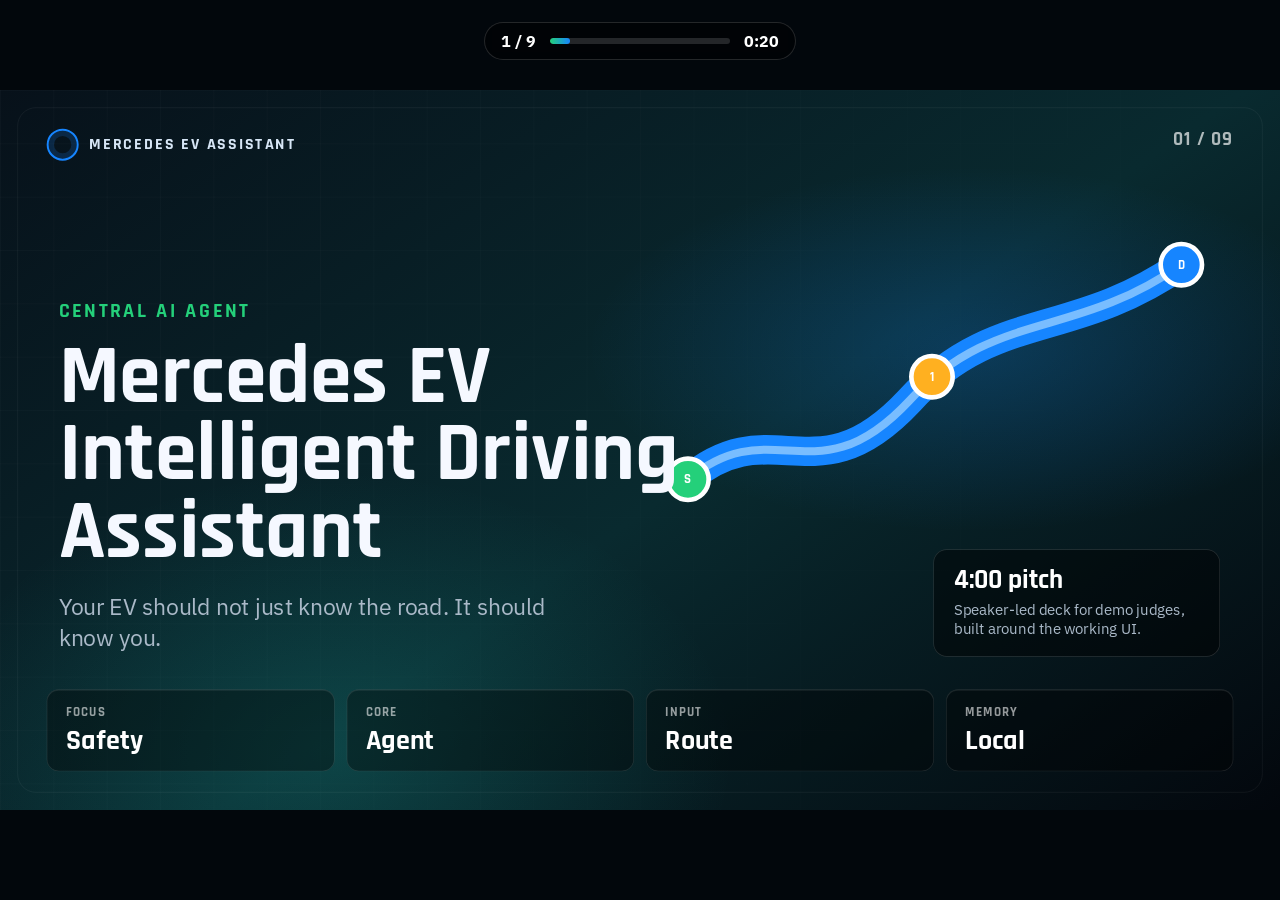
<file: mercedes-pitchv1/mercedes-ev-pitch.html>
<!doctype html>
<html lang="en">
<head>
  <meta charset="UTF-8" />
  <meta name="viewport" content="width=device-width, initial-scale=1.0" />
  <title>Mercedes EV Intelligent Driving Assistant Pitch</title>
  <link rel="preconnect" href="https://fonts.googleapis.com">
  <link rel="preconnect" href="https://fonts.gstatic.com" crossorigin>
  <link href="https://fonts.googleapis.com/css2?family=Rajdhani:wght@500;600;700&family=IBM+Plex+Sans:wght@400;500;600;700&display=swap" rel="stylesheet">
  <style>
    /* === THEME VARIABLES === */
    :root {
      --stage-bg: #02070c;
      --slide-bg: #07111a;
      --ink: #f5f8ff;
      --muted: #aab9c8;
      --soft: #d7e6f6;
      --blue: #1685ff;
      --blue-soft: #79bdff;
      --teal: #24d6c8;
      --green: #24d07a;
      --amber: #ffb020;
      --red: #ff4f57;
      --panel: rgba(10, 18, 27, 0.78);
      --panel-strong: rgba(8, 13, 20, 0.92);
      --line: rgba(255, 255, 255, 0.12);
      --font-display: "Rajdhani", sans-serif;
      --font-body: "IBM Plex Sans", sans-serif;
      --ease-out-expo: cubic-bezier(0.16, 1, 0.3, 1);
      --duration-normal: 0.72s;
    }

    /* === RESET === */
    * {
      box-sizing: border-box;
      margin: 0;
      padding: 0;
    }

    /* ===========================================
       FIXED 16:9 STAGE: MANDATORY BASE STYLES
       Include this ENTIRE file in every presentation.
       Slides are authored at 1920x1080 and scaled as a whole.
       =========================================== */

    /* 1. Lock the browser viewport */
    html,
    body {
        width: 100%;
        height: 100%;
        margin: 0;
        overflow: hidden;
        background: var(--stage-bg, #000);
    }

    /* 2. Full-window deck viewport */
    .deck-viewport {
        position: fixed;
        inset: 0;
        overflow: hidden;
        background: var(--stage-bg, #000);
    }

    /* 3. Fixed 16:9 design canvas.
       JavaScript sets transform: translate(...) scale(...). */
    .deck-stage {
        position: absolute;
        left: 0;
        top: 0;
        width: 1920px;
        height: 1080px;
        overflow: hidden;
        transform-origin: 0 0;
        background: var(--slide-bg, #fff);
    }

    /* 4. Slides stack inside the fixed stage.
       Content must be laid out at 1920x1080, not reflowed per device. */
    .slide {
        position: absolute;
        inset: 0;
        width: 1920px;
        height: 1080px;
        overflow: hidden;
        display: block;
        visibility: hidden;
        opacity: 0;
        pointer-events: none;
        background: var(--slide-bg, #fff);
    }

    .slide.active,
    .slide.visible {
        visibility: visible;
        opacity: 1;
        pointer-events: auto;
        z-index: 1;
    }

    /* 5. Keep media inside authored slide bounds */
    img,
    video,
    canvas,
    svg {
        max-width: 100%;
        max-height: 100%;
    }

    /* 6. Presentation chrome stays outside the slide design system */
    .deck-controls {
        position: fixed;
        left: 50%;
        top: 22px;
        transform: translateX(-50%);
        z-index: 1000;
    }

    /* 7. Print one fixed-size slide per page */
    @media print {
        html,
        body {
            width: 1920px;
            height: auto;
            overflow: visible;
            background: #fff;
        }

        .deck-viewport {
            position: static;
            overflow: visible;
            background: #fff;
        }

        .deck-stage {
            position: static;
            width: auto;
            height: auto;
            transform: none !important;
            background: none;
        }

        .slide {
            position: relative;
            display: block !important;
            visibility: visible !important;
            opacity: 1 !important;
            pointer-events: auto !important;
            width: 1920px;
            height: 1080px;
            break-after: page;
            page-break-after: always;
        }

        .slide:last-child {
            break-after: auto;
            page-break-after: auto;
        }

        .deck-controls {
            display: none !important;
        }
    }

    /* 8. Reduced motion */
    @media (prefers-reduced-motion: reduce) {
        *,
        *::before,
        *::after {
            animation-duration: 0.01ms !important;
            transition-duration: 0.2s !important;
        }
    }

    /* === SHARED SLIDE FOUNDATION === */
    .slide {
      font-family: var(--font-body);
      color: var(--ink);
      background:
        radial-gradient(ellipse at 76% 36%, rgba(22, 133, 255, 0.22), transparent 28%),
        radial-gradient(ellipse at 26% 92%, rgba(36, 214, 200, 0.16), transparent 30%),
        linear-gradient(145deg, #07111a 0%, #092a2f 54%, #03070d 100%);
    }

    .grid {
      position: absolute;
      inset: 0;
      background-image:
        linear-gradient(rgba(255, 255, 255, 0.045) 1px, transparent 1px),
        linear-gradient(90deg, rgba(255, 255, 255, 0.045) 1px, transparent 1px);
      background-size: 80px 80px;
      mask-image: linear-gradient(120deg, rgba(0, 0, 0, 0.86), transparent 86%);
      opacity: 0.62;
    }

    .slide::after {
      content: "";
      position: absolute;
      inset: 26px;
      border: 1px solid rgba(255, 255, 255, 0.08);
      border-radius: 28px;
      pointer-events: none;
    }

    .deck-mark {
      position: absolute;
      top: 58px;
      left: 70px;
      display: flex;
      gap: 16px;
      align-items: center;
      color: var(--soft);
      font: 700 24px/1 var(--font-display);
      letter-spacing: 3px;
      text-transform: uppercase;
      z-index: 4;
    }

    .deck-mark::before {
      content: "";
      width: 42px;
      height: 42px;
      border: 3px solid var(--blue);
      border-radius: 50%;
      box-shadow: inset 0 0 0 8px rgba(22, 133, 255, 0.18);
    }

    .slide-number {
      position: absolute;
      right: 70px;
      top: 60px;
      color: rgba(255, 255, 255, 0.68);
      font: 700 28px/1 var(--font-display);
      letter-spacing: 2px;
      z-index: 4;
    }

    .eyebrow {
      color: var(--green);
      font: 700 30px/1 var(--font-display);
      letter-spacing: 4px;
      text-transform: uppercase;
    }

    h1,
    h2 {
      font-family: var(--font-display);
      letter-spacing: 0;
    }

    h1 {
      font-size: 126px;
      line-height: 0.92;
    }

    h2 {
      font-size: 94px;
      line-height: 0.96;
    }

    p {
      color: var(--muted);
      font-size: 31px;
      line-height: 1.36;
    }

    .reveal,
    .reveal-left,
    .reveal-scale {
      opacity: 1;
      transition:
        opacity var(--duration-normal) var(--ease-out-expo),
        transform var(--duration-normal) var(--ease-out-expo),
        filter var(--duration-normal) var(--ease-out-expo);
    }

    .reveal {
      transform: translateY(0);
    }

    .reveal-left {
      transform: translateX(0);
    }

    .reveal-scale {
      transform: scale(1);
      filter: blur(0);
    }

    .slide.visible .reveal,
    .slide.visible .reveal-left,
    .slide.visible .reveal-scale {
      opacity: 1;
      transform: translate(0, 0) scale(1);
      filter: blur(0);
    }

    .delay-1 { transition-delay: 0.06s; }
    .delay-2 { transition-delay: 0.12s; }
    .delay-3 { transition-delay: 0.18s; }
    .delay-4 { transition-delay: 0.24s; }

    /* === ROUTE VISUAL SYSTEM === */
    .route-hero {
      position: absolute;
      right: 86px;
      top: 196px;
      width: 860px;
      height: 540px;
      filter: drop-shadow(0 22px 42px rgba(22, 133, 255, 0.28));
      z-index: 2;
    }

    .pin-label {
      font: 700 20px/1 var(--font-display);
      fill: #fff;
      text-anchor: middle;
      dominant-baseline: central;
    }

    .metrics-strip {
      position: absolute;
      left: 70px;
      right: 70px;
      bottom: 58px;
      display: grid;
      grid-template-columns: repeat(4, 1fr);
      gap: 18px;
      z-index: 4;
    }

    .metric {
      min-height: 118px;
      padding: 24px 28px;
      border: 1px solid var(--line);
      border-radius: 18px;
      background: rgba(0, 0, 0, 0.36);
      box-shadow: inset 0 1px 0 rgba(255, 255, 255, 0.08);
    }

    .metric span {
      display: block;
      color: rgba(255, 255, 255, 0.58);
      font: 700 19px/1 var(--font-display);
      letter-spacing: 2px;
      text-transform: uppercase;
    }

    .metric strong {
      display: block;
      margin-top: 12px;
      color: #fff;
      font: 700 42px/1 var(--font-display);
    }

    /* === TITLE SLIDE === */
    .title-copy {
      position: absolute;
      left: 88px;
      bottom: 236px;
      width: 930px;
      z-index: 3;
    }

    .title-copy h1 {
      margin-top: 28px;
      max-width: 990px;
    }

    .title-copy p {
      margin-top: 30px;
      max-width: 780px;
      font-size: 34px;
    }

    .title-badge {
      position: absolute;
      right: 90px;
      bottom: 230px;
      width: 430px;
      padding: 26px 30px;
      border: 1px solid rgba(255, 255, 255, 0.14);
      border-radius: 20px;
      background: rgba(0, 0, 0, 0.44);
      z-index: 3;
    }

    .title-badge strong {
      display: block;
      color: #fff;
      font: 700 40px/1 var(--font-display);
    }

    .title-badge span {
      display: block;
      margin-top: 10px;
      color: var(--muted);
      font-size: 22px;
      line-height: 1.3;
    }

    /* === PROBLEM SLIDE === */
    .problem-layout {
      position: absolute;
      left: 90px;
      right: 90px;
      top: 138px;
      display: grid;
      grid-template-columns: 720px 1fr;
      gap: 48px;
      z-index: 3;
    }

    .problem-layout h2 {
      font-size: 78px;
      line-height: 0.94;
    }

    .problem-list {
      display: grid;
      gap: 16px;
      align-content: start;
      margin-top: 26px;
    }

    .problem-item {
      position: relative;
      min-height: 146px;
      padding: 22px 24px 22px 74px;
      border: 1px solid rgba(255, 255, 255, 0.13);
      border-radius: 22px;
      background: rgba(0, 0, 0, 0.34);
    }

    .problem-item::before {
      content: "";
      position: absolute;
      left: 26px;
      top: 28px;
      width: 24px;
      height: 24px;
      border-radius: 50%;
      background: var(--red);
      box-shadow: 0 0 26px rgba(255, 79, 87, 0.48);
    }

    .problem-item strong {
      display: block;
      color: #fff;
      font: 700 30px/1 var(--font-display);
    }

    .problem-item span {
      display: block;
      margin-top: 8px;
      color: var(--muted);
      font-size: 21px;
      line-height: 1.26;
    }

    .problem-quote {
      position: relative;
      min-height: 650px;
      padding: 56px;
      border-radius: 28px;
      background:
        linear-gradient(145deg, rgba(22, 133, 255, 0.20), rgba(36, 208, 122, 0.08)),
        rgba(0, 0, 0, 0.38);
      border: 1px solid rgba(255, 255, 255, 0.14);
      overflow: hidden;
    }

    .problem-quote::after {
      content: "";
      position: absolute;
      right: -120px;
      bottom: -80px;
      width: 520px;
      height: 260px;
      border: 38px solid rgba(22, 133, 255, 0.32);
      border-radius: 999px;
      transform: rotate(-18deg);
    }

    .problem-quote h2 {
      max-width: 750px;
      font-size: 82px;
    }

    .problem-quote p {
      margin-top: 34px;
      max-width: 680px;
      font-size: 31px;
    }

    /* === SOLUTION SLIDE === */
    .agent-core {
      position: absolute;
      left: 650px;
      top: 330px;
      display: grid;
      place-items: center;
      width: 620px;
      height: 300px;
      border: 2px solid rgba(22, 133, 255, 0.64);
      border-radius: 42px;
      background:
        radial-gradient(circle at center, rgba(22, 133, 255, 0.34), transparent 70%),
        rgba(0, 0, 0, 0.56);
      box-shadow: 0 0 80px rgba(22, 133, 255, 0.22);
      z-index: 4;
    }

    .agent-core strong {
      font: 700 54px/1 var(--font-display);
      text-align: center;
    }

    .agent-core span {
      display: block;
      margin-top: 8px;
      color: var(--muted);
      font-size: 24px;
      text-align: center;
    }

    .node {
      position: absolute;
      width: 380px;
      min-height: 140px;
      padding: 26px 28px;
      border: 1px solid var(--line);
      border-radius: 24px;
      background: rgba(0, 0, 0, 0.42);
      z-index: 4;
    }

    .node strong {
      color: #fff;
      font: 700 34px/1 var(--font-display);
    }

    .node span {
      display: block;
      margin-top: 10px;
      color: var(--muted);
      font-size: 22px;
      line-height: 1.25;
    }

    .node.trip { left: 120px; top: 250px; }
    .node.fatigue { right: 120px; top: 250px; }
    .node.battery { left: 120px; bottom: 220px; }
    .node.memory { right: 120px; bottom: 220px; }

    .connector {
      position: absolute;
      inset: 0;
      z-index: 2;
    }

    /* === FEATURE SLIDES === */
    .feature-layout {
      position: absolute;
      left: 80px;
      right: 80px;
      top: 140px;
      bottom: 90px;
      display: grid;
      grid-template-columns: 620px 1fr;
      gap: 48px;
      align-items: center;
      z-index: 3;
    }

    .feature-copy h2 {
      margin-top: 24px;
      font-size: 86px;
    }

    .feature-copy p {
      margin-top: 28px;
      max-width: 550px;
      font-size: 31px;
    }

    .feature-points {
      display: grid;
      gap: 18px;
      margin-top: 42px;
    }

    .point {
      display: grid;
      grid-template-columns: 28px 1fr;
      gap: 16px;
      align-items: start;
      color: var(--soft);
      font-size: 26px;
      line-height: 1.28;
    }

    .point::before {
      content: "";
      margin-top: 8px;
      width: 16px;
      height: 16px;
      border-radius: 50%;
      background: var(--amber);
      box-shadow: 0 0 22px rgba(255, 176, 32, 0.52);
    }

    .shot-frame {
      position: relative;
      padding: 18px;
      border: 1px solid rgba(255, 255, 255, 0.14);
      border-radius: 30px;
      background: linear-gradient(145deg, rgba(255,255,255,0.12), rgba(255,255,255,0.035));
      box-shadow: 0 36px 90px rgba(0, 0, 0, 0.42);
    }

    .ui-shot {
      display: block;
      width: 100%;
      height: 680px;
      object-fit: cover;
      border-radius: 20px;
      border: 1px solid rgba(255, 255, 255, 0.10);
    }

    .shot-caption {
      position: absolute;
      left: 42px;
      bottom: 42px;
      padding: 14px 18px;
      border: 1px solid rgba(255, 255, 255, 0.14);
      border-radius: 14px;
      background: rgba(0, 0, 0, 0.58);
      color: #fff;
      font: 700 24px/1 var(--font-display);
      letter-spacing: 1px;
    }

    /* === ARCHITECTURE SLIDE === */
    .architecture {
      position: absolute;
      left: 92px;
      right: 92px;
      top: 160px;
      bottom: 88px;
      display: grid;
      grid-template-columns: 1fr 1.18fr 1fr;
      gap: 30px;
      z-index: 3;
    }

    .arch-column {
      display: grid;
      gap: 18px;
      align-content: center;
    }

    .arch-card {
      min-height: 128px;
      padding: 24px 26px;
      border: 1px solid var(--line);
      border-radius: 20px;
      background: rgba(0, 0, 0, 0.36);
    }

    .arch-card strong {
      color: #fff;
      font: 700 32px/1 var(--font-display);
    }

    .arch-card span {
      display: block;
      margin-top: 8px;
      color: var(--muted);
      font-size: 21px;
      line-height: 1.25;
    }

    .arch-center {
      position: relative;
      display: grid;
      place-items: center;
      border: 1px solid rgba(22, 133, 255, 0.38);
      border-radius: 30px;
      background:
        radial-gradient(circle at center, rgba(22, 133, 255, 0.24), transparent 62%),
        rgba(0, 0, 0, 0.32);
    }

    .arch-center h2 {
      max-width: 660px;
      text-align: center;
      font-size: 82px;
    }

    .tech-row {
      position: absolute;
      left: 36px;
      right: 36px;
      bottom: 36px;
      display: grid;
      grid-template-columns: repeat(4, 1fr);
      gap: 12px;
    }

    .tech-row span {
      padding: 14px 10px;
      border-radius: 12px;
      background: rgba(255, 255, 255, 0.08);
      color: #d8e8f9;
      font: 700 20px/1 var(--font-display);
      text-align: center;
    }

    /* === CLOSE SLIDE === */
    .close-copy {
      position: absolute;
      left: 90px;
      top: 165px;
      width: 1120px;
      z-index: 3;
    }

    .close-copy h2 {
      margin-top: 20px;
      font-size: 112px;
      max-width: 1050px;
    }

    .impact-grid {
      position: absolute;
      left: 90px;
      right: 90px;
      bottom: 86px;
      display: grid;
      grid-template-columns: repeat(4, 1fr);
      gap: 22px;
      z-index: 3;
    }

    .impact {
      min-height: 240px;
      padding: 32px 30px;
      border: 1px solid rgba(255, 255, 255, 0.14);
      border-radius: 24px;
      background: rgba(0, 0, 0, 0.40);
    }

    .impact strong {
      color: #fff;
      font: 700 66px/0.94 var(--font-display);
    }

    .impact span {
      display: block;
      margin-top: 18px;
      color: var(--muted);
      font-size: 24px;
      line-height: 1.25;
    }

    .closing-route {
      position: absolute;
      right: 82px;
      top: 132px;
      width: 560px;
      height: 360px;
      opacity: 0.86;
      z-index: 2;
    }

    /* === MEME SYSTEM FLOW SLIDE === */
    .meme-slide {
      color: #071018;
      background:
        radial-gradient(circle at 50% 48%, rgba(22, 133, 255, 0.16), transparent 27%),
        linear-gradient(135deg, #edf4f7 0%, #d7e3e8 100%);
    }

    .meme-slide .grid {
      background-image:
        linear-gradient(rgba(7, 16, 24, 0.045) 1px, transparent 1px),
        linear-gradient(90deg, rgba(7, 16, 24, 0.045) 1px, transparent 1px);
      opacity: 0.46;
      mask-image: none;
    }

    .meme-slide::after {
      border-color: rgba(7, 16, 24, 0.10);
    }

    .meme-slide .deck-mark,
    .meme-slide .slide-number {
      color: #071018;
    }

    .meme-title {
      position: absolute;
      left: 92px;
      top: 104px;
      width: 680px;
      z-index: 6;
    }

    .meme-title h2 {
      margin-top: 10px;
      color: #071018;
      font-size: 58px;
      line-height: 0.95;
    }

    .meme-title p {
      margin-top: 12px;
      color: rgba(7, 16, 24, 0.64);
      font-size: 22px;
      max-width: 570px;
    }

    .meme-canvas {
      position: absolute;
      inset: 92px 92px 70px;
      z-index: 3;
    }

    .meme-lines {
      position: absolute;
      inset: 0;
      z-index: 2;
      pointer-events: none;
    }

    .data-link {
      fill: none;
      stroke: rgba(7, 16, 24, 0.72);
      stroke-width: 7;
      stroke-linecap: round;
      stroke-dasharray: 13 18;
    }

    .data-flow {
      fill: none;
      stroke: #1685ff;
      stroke-width: 9;
      stroke-linecap: round;
      stroke-dasharray: 3 88;
      filter: drop-shadow(0 0 10px rgba(22, 133, 255, 0.72));
      animation: dataDash 1.35s linear infinite;
    }

    .data-flow.flow-green {
      stroke: #24d07a;
      filter: drop-shadow(0 0 10px rgba(36, 208, 122, 0.72));
      animation-duration: 1.55s;
    }

    .data-flow.flow-amber {
      stroke: #ffb020;
      filter: drop-shadow(0 0 10px rgba(255, 176, 32, 0.78));
      animation-duration: 1.18s;
    }

    @keyframes dataDash {
      from { stroke-dashoffset: 0; }
      to { stroke-dashoffset: -182; }
    }

    .meme-module {
      position: absolute;
      display: grid;
      grid-template-rows: auto 1fr;
      overflow: hidden;
      border: 5px solid rgba(29, 76, 72, 0.96);
      border-radius: 26px;
      background: #0c1117;
      box-shadow: 0 28px 60px rgba(18, 44, 54, 0.20);
      z-index: 4;
    }

    .meme-module-header {
      display: flex;
      align-items: center;
      justify-content: space-between;
      gap: 18px;
      min-height: 60px;
      padding: 12px 18px;
      background: rgba(255, 255, 255, 0.95);
      color: #071018;
    }

    .meme-module-title {
      display: flex;
      align-items: center;
      gap: 14px;
      font: 700 27px/1 var(--font-display);
    }

    .meme-module-title svg {
      width: 34px;
      height: 34px;
      flex: 0 0 auto;
    }

    .meme-module-tag {
      padding: 8px 12px;
      border-radius: 999px;
      background: rgba(22, 133, 255, 0.12);
      color: #0a4c93;
      font: 700 15px/1 var(--font-body);
      text-transform: uppercase;
      letter-spacing: 0.08em;
    }

    .meme-module img {
      display: block;
      width: 100%;
      height: 100%;
      min-height: 0;
      object-fit: cover;
    }

    .meme-road {
      left: 0;
      top: 238px;
      width: 610px;
      height: 286px;
    }

    .meme-battery {
      left: 0;
      bottom: 0;
      width: 610px;
      height: 286px;
    }

    .meme-fatigue {
      right: 0;
      top: 270px;
      width: 430px;
      height: 520px;
    }

    .meme-hub {
      position: absolute;
      left: 738px;
      top: 330px;
      width: 474px;
      min-height: 336px;
      padding: 32px;
      border: 1px solid rgba(7, 16, 24, 0.12);
      border-radius: 34px;
      background:
        radial-gradient(circle at 50% 0%, rgba(22, 133, 255, 0.18), transparent 54%),
        rgba(255, 255, 255, 0.94);
      box-shadow: 0 30px 80px rgba(18, 44, 54, 0.18);
      z-index: 5;
    }

    .meme-chip {
      position: relative;
      width: 144px;
      height: 112px;
      margin-bottom: 22px;
      border: 7px solid #071018;
      border-radius: 22px;
      background: #e9f1f5;
    }

    .meme-chip::before,
    .meme-chip::after {
      content: "";
      position: absolute;
      top: 33px;
      width: 16px;
      height: 44px;
      border: 7px solid #071018;
      border-radius: 10px;
      background: #e9f1f5;
    }

    .meme-chip::before { left: -23px; }
    .meme-chip::after { right: -23px; }

    .chip-eye {
      position: absolute;
      top: 34px;
      width: 32px;
      height: 32px;
      border: 7px solid #071018;
      border-radius: 50%;
    }

    .chip-eye.left { left: 28px; }
    .chip-eye.right { right: 28px; }

    .chip-pins {
      position: absolute;
      inset: -42px 20px auto;
      display: flex;
      justify-content: space-between;
    }

    .chip-pins span {
      width: 7px;
      height: 38px;
      border-radius: 999px;
      background: #071018;
    }

    .chip-pins span::before {
      content: "";
      display: block;
      width: 17px;
      height: 17px;
      margin: -12px 0 0 -5px;
      border: 6px solid #071018;
      border-radius: 50%;
      background: #e9f1f5;
    }

    .meme-hub h3 {
      color: #071018;
      font: 700 76px/0.86 var(--font-display);
      letter-spacing: -0.02em;
    }

    .meme-hub p {
      margin-top: 14px;
      color: rgba(7, 16, 24, 0.72);
      font: 700 27px/1.18 var(--font-body);
    }

    .meme-hub-flow {
      display: grid;
      grid-template-columns: repeat(3, 1fr);
      gap: 10px;
      margin-top: 24px;
    }

    .meme-hub-flow span {
      padding: 12px 10px;
      border-radius: 14px;
      background: rgba(7, 16, 24, 0.06);
      color: rgba(7, 16, 24, 0.72);
      font: 700 15px/1.1 var(--font-body);
      text-align: center;
    }

    /* === DECK CONTROLS AND EDIT MODE === */
    .deck-controls {
      display: flex;
      gap: 14px;
      align-items: center;
      padding: 10px 16px;
      border: 1px solid rgba(255, 255, 255, 0.14);
      border-radius: 999px;
      background: rgba(0, 0, 0, 0.44);
      color: #fff;
      font: 700 16px/1 var(--font-body);
      backdrop-filter: blur(12px);
    }

    .progress-bar {
      width: 180px;
      height: 6px;
      border-radius: 999px;
      overflow: hidden;
      background: rgba(255, 255, 255, 0.14);
    }

    .progress-fill {
      width: 12.5%;
      height: 100%;
      border-radius: inherit;
      background: linear-gradient(90deg, var(--green), var(--blue));
      transition: width 240ms ease;
    }

    .edit-hotzone {
      position: fixed;
      top: 0;
      left: 0;
      width: 80px;
      height: 80px;
      z-index: 10000;
      cursor: pointer;
    }

    .edit-toggle {
      position: fixed;
      top: 18px;
      left: 18px;
      z-index: 10001;
      width: 48px;
      height: 48px;
      border: 1px solid rgba(255, 255, 255, 0.18);
      border-radius: 14px;
      background: rgba(0, 0, 0, 0.72);
      color: #fff;
      font: 700 18px/1 var(--font-body);
      opacity: 0;
      pointer-events: none;
      transition: opacity 0.3s ease;
    }

    .edit-toggle.show,
    .edit-toggle.active {
      opacity: 1;
      pointer-events: auto;
    }

    body.editing [data-editable] {
      outline: 2px dashed rgba(36, 214, 200, 0.74);
      outline-offset: 7px;
      border-radius: 8px;
      cursor: text;
    }

    .edit-status {
      position: fixed;
      top: 18px;
      left: 78px;
      z-index: 10001;
      padding: 14px 18px;
      border-radius: 14px;
      background: rgba(0, 0, 0, 0.72);
      color: #fff;
      font: 700 14px/1 var(--font-body);
      opacity: 0;
      pointer-events: none;
      transition: opacity 0.2s ease;
    }

    .edit-status.show {
      opacity: 1;
    }
  </style>
</head>
<body>
  <div class="deck-viewport">
    <main class="deck-stage" id="deckStage">
      <section class="slide active visible" data-time="0:20" aria-label="Title slide">
        <div class="grid"></div>
        <div class="deck-mark">Mercedes EV Assistant</div>
        <div class="slide-number">01 / 09</div>
        <svg class="route-hero reveal-scale delay-1" viewBox="0 0 860 540" aria-hidden="true">
          <path d="M58 388 C186 282 250 420 390 270 C518 132 634 180 798 66" fill="none" stroke="#1685ff" stroke-width="44" stroke-linecap="round" />
          <path d="M58 388 C186 282 250 420 390 270 C518 132 634 180 798 66" fill="none" stroke="#79bdff" stroke-width="12" stroke-linecap="round" />
          <circle cx="58" cy="388" r="31" fill="#24d07a" stroke="#fff" stroke-width="7"/><text class="pin-label" x="58" y="389">S</text>
          <circle cx="424" cy="234" r="31" fill="#ffb020" stroke="#fff" stroke-width="7"/><text class="pin-label" x="424" y="235">1</text>
          <circle cx="798" cy="66" r="31" fill="#1685ff" stroke="#fff" stroke-width="7"/><text class="pin-label" x="798" y="67">D</text>
        </svg>
        <div class="title-copy">
          <div class="eyebrow reveal-left">Central AI Agent</div>
          <h1 class="reveal-left delay-1" data-editable>Mercedes EV Intelligent Driving Assistant</h1>
          <p class="reveal-left delay-2" data-editable>Your EV should not just know the road. It should know you.</p>
        </div>
        <div class="title-badge reveal delay-3"><strong>4:00 pitch</strong><span>Speaker-led deck for demo judges, built around the working UI.</span></div>
        <div class="metrics-strip">
          <div class="metric reveal delay-1"><span>Focus</span><strong>Safety</strong></div>
          <div class="metric reveal delay-2"><span>Core</span><strong>Agent</strong></div>
          <div class="metric reveal delay-3"><span>Input</span><strong>Route</strong></div>
          <div class="metric reveal delay-4"><span>Memory</span><strong>Local</strong></div>
        </div>
      </section>

      <section class="slide" data-time="0:30" aria-label="Problem statement slide">
        <div class="grid"></div>
        <div class="deck-mark">Problem Statement</div>
        <div class="slide-number">02 / 09</div>
        <div class="problem-layout">
          <div>
            <div class="eyebrow reveal-left">Problem Statement</div>
            <h2 class="reveal-left delay-1" data-editable>Cars collect data, but still drive like strangers.</h2>
            <div class="problem-list">
              <div class="problem-item reveal-left delay-2"><strong>Lack of Personalization</strong><span>Current systems treat every driver the same and do not learn individual habits, leading to inaccurate and irrelevant recommendations.</span></div>
              <div class="problem-item reveal-left delay-3"><strong>Data is Collected but Not Used Wisely</strong><span>Modern cars already collect a lot of data, including driving style, battery usage, and location patterns, but this data is rarely used to help the driver in real time.</span></div>
              <div class="problem-item reveal-left delay-4"><strong>Isolated Vehicle Systems</strong><span>Modern cars have many smart features, but they operate in isolation instead of working together, resulting in an inefficient and disconnected driving experience.</span></div>
            </div>
          </div>
          <div class="problem-quote reveal-scale delay-2">
            <h2 data-editable>The missing piece is coordination.</h2>
            <p data-editable>The car has data, sensors, and smart features. What it lacks is one intelligence layer that turns them into timely, personal help.</p>
          </div>
        </div>
      </section>

      <section class="slide" data-time="0:30" aria-label="Solution slide">
        <div class="grid"></div>
        <div class="deck-mark">Solution</div>
        <div class="slide-number">03 / 09</div>
        <svg class="connector" viewBox="0 0 1920 1080" aria-hidden="true">
          <path d="M500 320 L650 430" stroke="rgba(22,133,255,.55)" stroke-width="8" stroke-linecap="round"/>
          <path d="M1420 320 L1270 430" stroke="rgba(22,133,255,.55)" stroke-width="8" stroke-linecap="round"/>
          <path d="M500 760 L650 530" stroke="rgba(36,208,122,.48)" stroke-width="8" stroke-linecap="round"/>
          <path d="M1420 760 L1270 530" stroke="rgba(255,176,32,.48)" stroke-width="8" stroke-linecap="round"/>
        </svg>
        <div class="agent-core reveal-scale"><div><strong data-editable>Central AI Agent</strong><span data-editable>One intelligence layer that personalizes, connects, and acts in real time</span></div></div>
        <div class="node trip reveal-left delay-1"><strong>Personalized Assistance</strong><span>Learns driver habits and preferences so recommendations become relevant over time.</span></div>
        <div class="node fatigue reveal delay-2"><strong>Real-Time Data Use</strong><span>Turns driving style, battery usage, and location patterns into immediate help.</span></div>
        <div class="node battery reveal-left delay-3"><strong>Connected Systems</strong><span>Brings route, fatigue, battery, and stop recommendations into one shared journey context.</span></div>
        <div class="node memory reveal delay-4"><strong>Driver in Control</strong><span>Suggests the best next action without taking over: the driver accepts or dismisses.</span></div>
      </section>

      <section class="slide meme-slide" data-time="0:35" aria-label="MEME system flow slide">
        <div class="grid"></div>
        <div class="deck-mark">System Flow</div>
        <div class="slide-number">04 / 09</div>
        <div class="meme-title">
          <div class="eyebrow">How the system connects</div>
          <h2>Three inputs. One driving brain.</h2>
		        </div>
        <div class="meme-canvas">
          <svg class="meme-lines" viewBox="0 0 1736 918" aria-hidden="true">
            <path class="data-link" d="M610 382 C675 382 690 426 738 452" />
            <path class="data-link" d="M610 774 C682 774 690 584 738 540" />
            <path class="data-link" d="M1306 544 C1260 544 1248 482 1212 466" />
            <path class="data-flow" d="M610 382 C675 382 690 426 738 452" />
            <path class="data-flow flow-green" d="M610 774 C682 774 690 584 738 540" />
            <path class="data-flow flow-amber" d="M1306 544 C1260 544 1248 482 1212 466" />
          </svg>

          <article class="meme-module meme-road reveal-scale delay-1">
            <header class="meme-module-header">
              <div class="meme-module-title">
                <svg viewBox="0 0 48 48" aria-hidden="true">
                  <g fill="none" stroke="currentColor" stroke-width="3" stroke-linecap="round" stroke-linejoin="round">
                    <path d="M8 10l11-4 13 5 8-3v30l-9 4-13-5-10 4z"/>
                    <path d="M19 6v31M32 11v31"/>
                    <path d="M12 24c0 7 6 12 6 12s6-5 6-12a6 6 0 0 0-12 0z"/>
                    <circle cx="18" cy="24" r="2"/>
                  </g>
                </svg>
                Road Trip Planner
              </div>
              <span class="meme-module-tag">Route context</span>
            </header>
            <img src="mercedes-ev-pitch-assets/road-trip-real.png" alt="Road trip planner frontend UI" />
          </article>

          <article class="meme-module meme-battery reveal-scale delay-2">
            <header class="meme-module-header">
              <div class="meme-module-title">
                <svg viewBox="0 0 48 48" aria-hidden="true">
                  <g fill="none" stroke="currentColor" stroke-width="3" stroke-linecap="round" stroke-linejoin="round">
                    <rect x="15" y="7" width="18" height="34" rx="3"/>
                    <path d="M20 7V4h8v3"/>
                    <path d="M26 14l-8 14h9l-5 12 12-18h-8z" fill="currentColor" stroke="none"/>
                  </g>
                </svg>
                EV Battery Predictor
              </div>
              <span class="meme-module-tag">Energy habits</span>
            </header>
            <img src="mercedes-ev-pitch-assets/battery-real.png" alt="EV battery predictor frontend UI" />
          </article>

          <article class="meme-module meme-fatigue reveal-scale delay-3">
            <header class="meme-module-header">
              <div class="meme-module-title">
                <svg viewBox="0 0 48 48" aria-hidden="true">
                  <g fill="none" stroke="currentColor" stroke-width="3" stroke-linecap="round" stroke-linejoin="round">
                    <circle cx="24" cy="17" r="7"/>
                    <path d="M13 35c3-10 9-15 11-15s8 5 11 15"/>
                    <path d="M11 31c2 7 7 11 13 11s11-4 13-11"/>
                    <path d="M16 8l-3-5M32 8l3-5"/>
                    <path d="M32 16h9v7h-9"/>
                  </g>
                </svg>
                Driver Fatigue Detection
              </div>
              <span class="meme-module-tag">Safety signal</span>
            </header>
            <img src="mercedes-ev-pitch-assets/fatigue-real.png" alt="Driver fatigue detection frontend UI" />
          </article>

          <section class="meme-hub reveal-scale delay-2" aria-label="MEME central decision hub">
            <div class="meme-chip" aria-hidden="true">
              <div class="chip-pins"><span></span><span></span><span></span></div>
              <span class="chip-eye left"></span>
              <span class="chip-eye right"></span>
            </div>
            <h3>MEME</h3>
            <p>Mercedes Enhanced Mobility Engine</p>
            <div class="meme-hub-flow" aria-hidden="true">
              <span>learns</span>
              <span>connects</span>
              <span>recommends</span>
            </div>
          </section>
        </div>
      </section>

      <section class="slide" data-time="0:35" aria-label="Trip planning feature slide">
        <div class="grid"></div>
        <div class="deck-mark">Feature 1</div>
        <div class="slide-number">05 / 09</div>
        <div class="feature-layout">
          <div class="feature-copy">
            <div class="eyebrow reveal-left">Natural-language route planning</div>
            <h2 class="reveal-left delay-1" data-editable>Say the journey. The agent builds it.</h2>
            <p class="reveal-left delay-2" data-editable>The driver gives one instruction. The planner parses goals, resolves places, ranks candidates, and computes a route.</p>
            <div class="feature-points">
              <div class="point reveal-left delay-3">Supports cafes, errands, specific places, and time constraints.</div>
              <div class="point reveal-left delay-4">Registers the active route for later safety and charging decisions.</div>
            </div>
          </div>
          <div class="shot-frame reveal-scale delay-2">
            <img class="ui-shot" src="mercedes-ev-pitch-assets/ui-trip-planner.png" alt="Trip planner UI with route panel and map route" />
            <div class="shot-caption">Frontend UI: Trip Planner</div>
          </div>
        </div>
      </section>

      <section class="slide" data-time="0:35" aria-label="Fatigue feature slide">
        <div class="grid"></div>
        <div class="deck-mark">Feature 2</div>
        <div class="slide-number">06 / 09</div>
        <div class="feature-layout">
          <div class="feature-copy">
            <div class="eyebrow reveal-left">Fatigue-aware intervention</div>
            <h2 class="reveal-left delay-1" data-editable>Not just an alarm. A route-aware next step.</h2>
            <p class="reveal-left delay-2" data-editable>When fatigue rises, the agent searches ahead on the active route and proposes a rest stop the driver can accept with one tap.</p>
            <div class="feature-points">
              <div class="point reveal-left delay-3">Severity changes ranking: closer stops for higher risk.</div>
              <div class="point reveal-left delay-4">Preference memory favors stops the driver tends to accept.</div>
            </div>
          </div>
          <div class="shot-frame reveal-scale delay-2">
            <img class="ui-shot" src="mercedes-ev-pitch-assets/ui-fatigue.png" alt="Fatigue alert UI recommending a rest stop ahead on the route" />
            <div class="shot-caption">Frontend UI: Fatigue Alert</div>
          </div>
        </div>
      </section>

      <section class="slide" data-time="0:35" aria-label="Battery feature slide">
        <div class="grid"></div>
        <div class="deck-mark">Feature 3</div>
        <div class="slide-number">07 / 09</div>
        <div class="feature-layout">
          <div class="feature-copy">
            <div class="eyebrow reveal-left">Battery and charging intelligence</div>
            <h2 class="reveal-left delay-1" data-editable>Range anxiety becomes a plan.</h2>
            <p class="reveal-left delay-2" data-editable>The agent estimates battery demand, checks reserve, and recommends whether to charge before, during, or near the destination.</p>
            <div class="feature-points">
              <div class="point reveal-left delay-3">Three XGBoost models learn trip distance and weekday usage patterns.</div>
              <div class="point reveal-left delay-4">Charging can be bundled with rest stops to reduce total interruptions.</div>
            </div>
          </div>
          <div class="shot-frame reveal-scale delay-2">
            <img class="ui-shot" src="mercedes-ev-pitch-assets/ui-battery.png" alt="Battery optimizer UI showing predicted battery and charging recommendation" />
            <div class="shot-caption">Frontend UI: Battery Planner</div>
          </div>
        </div>
      </section>

      <section class="slide" data-time="0:45" aria-label="Technical architecture slide">
        <div class="grid"></div>
        <div class="deck-mark">Technical Credibility</div>
        <div class="slide-number">08 / 09</div>
        <div class="architecture">
          <div class="arch-column reveal-left delay-1">
            <div class="arch-card"><strong>Frontend</strong><span>Mercedes CarPlay-inspired SPA with route panels, map overlays, webcam monitor, and alert modals.</span></div>
            <div class="arch-card"><strong>FastAPI Layer</strong><span>REST endpoints plus WebSocket streaming for fatigue frames and live recommendations.</span></div>
            <div class="arch-card"><strong>Google Maps</strong><span>Routes, Places, and route-relative search for stops and chargers.</span></div>
          </div>
          <div class="arch-center reveal-scale delay-2">
            <h2 data-editable>LangGraph state machines keep the journey coherent.</h2>
            <div class="tech-row"><span>FastAPI</span><span>LangGraph</span><span>DeepSeek</span><span>SQLite</span></div>
          </div>
          <div class="arch-column reveal delay-3">
            <div class="arch-card"><strong>Trip Planner</strong><span>DeepSeek intent parsing, place resolution, ranking, and optimized route computation.</span></div>
            <div class="arch-card"><strong>Fatigue ML</strong><span>MediaPipe FaceMesh detects eyes, blinks, yawns, and head nodding from webcam frames.</span></div>
            <div class="arch-card"><strong>Battery ML</strong><span>XGBoost models predict trip battery, expected distance, and weekday battery usage.</span></div>
          </div>
        </div>
      </section>

      <section class="slide" data-time="0:30" aria-label="Impact close slide">
        <div class="grid"></div>
        <div class="deck-mark">Impact</div>
        <div class="slide-number">09 / 09</div>
        <svg class="closing-route reveal-scale delay-1" viewBox="0 0 560 360" aria-hidden="true">
          <path d="M38 286 C136 200 196 318 292 186 C372 78 456 112 522 44" fill="none" stroke="#1685ff" stroke-width="34" stroke-linecap="round" />
          <path d="M38 286 C136 200 196 318 292 186 C372 78 456 112 522 44" fill="none" stroke="#79bdff" stroke-width="10" stroke-linecap="round" />
        </svg>
        <div class="close-copy">
          <div class="eyebrow reveal-left">Why it matters</div>
          <h2 class="reveal-left delay-1" data-editable>Every trip makes the car a little smarter about you.</h2>
          <p class="reveal-left delay-2" data-editable>Centralized intelligence turns disconnected features into one driver-controlled assistant.</p>
        </div>
        <div class="impact-grid">
          <div class="impact reveal delay-1"><strong>97%</strong><span>less distracted search time during fatigue interventions.</span></div>
          <div class="impact reveal delay-2"><strong>95%</strong><span>faster multi-stop trip planning from natural language.</span></div>
          <div class="impact reveal delay-3"><strong>50%</strong><span>potentially fewer unnecessary rest and charge stops.</span></div>
          <div class="impact reveal delay-4"><strong>Local</strong><span>preference memory that improves recommendations over time.</span></div>
        </div>
      </section>
    </main>
  </div>

  <nav class="deck-controls" aria-label="Presentation controls">
    <span id="slideCounter">1 / 9</span>
    <div class="progress-bar" aria-hidden="true"><div class="progress-fill" id="progressFill"></div></div>
    <span id="timeChip">0:20</span>
  </nav>

  <div class="edit-hotzone" aria-hidden="true"></div>
  <button class="edit-toggle" id="editToggle" title="Edit mode (E)" type="button">E</button>
  <div class="edit-status" id="editStatus">Edit mode on</div>

  <script>
    /* === SLIDE PRESENTATION CONTROLLER === */
    class SlidePresentation {
      constructor() {
        this.slides = Array.from(document.querySelectorAll(".slide"));
        this.currentSlide = 0;
        this.stage = document.getElementById("deckStage");
        this.counter = document.getElementById("slideCounter");
        this.timeChip = document.getElementById("timeChip");
        this.progressFill = document.getElementById("progressFill");
        this.wheelLocked = false;
        this.setupStageScale();
        this.setupKeyboardNav();
        this.setupTouchNav();
        this.setupWheelNav();
        const initialSlide = Number.parseInt(window.location.hash.replace("#", ""), 10);
        this.showSlide(Number.isFinite(initialSlide) ? initialSlide - 1 : 0);
      }

      setupStageScale() {
        const scale = () => {
          const factor = Math.min(window.innerWidth / 1920, window.innerHeight / 1080);
          const x = (window.innerWidth - 1920 * factor) / 2;
          const y = (window.innerHeight - 1080 * factor) / 2;
          this.stage.style.transform = `translate(${x}px, ${y}px) scale(${factor})`;
        };
        scale();
        window.addEventListener("resize", scale);
      }

      setupKeyboardNav() {
        document.addEventListener("keydown", (event) => {
          if (event.target?.isContentEditable) return;
          if (["ArrowRight", "PageDown", " "].includes(event.key)) {
            event.preventDefault();
            this.next();
          }
          if (["ArrowLeft", "PageUp"].includes(event.key)) {
            event.preventDefault();
            this.previous();
          }
          if (event.key === "Home") this.showSlide(0);
          if (event.key === "End") this.showSlide(this.slides.length - 1);
        });
      }

      setupTouchNav() {
        let startX = 0;
        let startY = 0;
        window.addEventListener("touchstart", (event) => {
          startX = event.touches[0].clientX;
          startY = event.touches[0].clientY;
        }, { passive: true });
        window.addEventListener("touchend", (event) => {
          const touch = event.changedTouches[0];
          const dx = touch.clientX - startX;
          const dy = touch.clientY - startY;
          if (Math.abs(dx) > 70 && Math.abs(dx) > Math.abs(dy)) {
            dx < 0 ? this.next() : this.previous();
          }
        }, { passive: true });
      }

      setupWheelNav() {
        window.addEventListener("wheel", (event) => {
          if (this.wheelLocked || Math.abs(event.deltaY) < 24) return;
          this.wheelLocked = true;
          event.deltaY > 0 ? this.next() : this.previous();
          window.setTimeout(() => { this.wheelLocked = false; }, 520);
        }, { passive: true });
      }

      showSlide(index) {
        this.currentSlide = Math.max(0, Math.min(index, this.slides.length - 1));
        this.slides.forEach((slide, i) => {
          slide.classList.toggle("active", i === this.currentSlide);
          slide.classList.toggle("visible", i === this.currentSlide);
        });
        this.counter.textContent = `${this.currentSlide + 1} / ${this.slides.length}`;
        this.timeChip.textContent = this.slides[this.currentSlide].dataset.time || "";
        this.progressFill.style.width = `${((this.currentSlide + 1) / this.slides.length) * 100}%`;
      }

      next() { this.showSlide(this.currentSlide + 1); }
      previous() { this.showSlide(this.currentSlide - 1); }
    }

    /* === INLINE EDITOR === */
    class InlineEditor {
      constructor() {
        this.isActive = false;
        this.key = "mercedes-ev-pitch-edits";
        this.editables = Array.from(document.querySelectorAll("[data-editable]"));
        this.status = document.getElementById("editStatus");
        this.load();
      }

      toggleEditMode() {
        this.isActive = !this.isActive;
        document.body.classList.toggle("editing", this.isActive);
        document.getElementById("editToggle").classList.toggle("active", this.isActive);
        this.editables.forEach((element) => {
          element.contentEditable = this.isActive ? "true" : "false";
        });
        this.showStatus(this.isActive ? "Edit mode on" : "Edit mode off");
      }

      save() {
        const payload = this.editables.map((element) => element.innerHTML);
        localStorage.setItem(this.key, JSON.stringify(payload));
        this.showStatus("Saved");
      }

      load() {
        const raw = localStorage.getItem(this.key);
        if (!raw) return;
        try {
          JSON.parse(raw).forEach((html, index) => {
            if (this.editables[index]) this.editables[index].innerHTML = html;
          });
        } catch {
          localStorage.removeItem(this.key);
        }
      }

      showStatus(message) {
        this.status.textContent = message;
        this.status.classList.add("show");
        window.clearTimeout(this.statusTimer);
        this.statusTimer = window.setTimeout(() => this.status.classList.remove("show"), 1300);
      }
    }

    /* === BOOTSTRAP INTERACTIONS === */
    const presentation = new SlidePresentation();
    const editor = new InlineEditor();
    const hotzone = document.querySelector(".edit-hotzone");
    const editToggle = document.getElementById("editToggle");
    let hideTimeout = null;

    editToggle.addEventListener("click", () => editor.toggleEditMode());
    hotzone.addEventListener("mouseenter", () => {
      clearTimeout(hideTimeout);
      editToggle.classList.add("show");
    });
    hotzone.addEventListener("mouseleave", () => {
      hideTimeout = setTimeout(() => {
        if (!editor.isActive) editToggle.classList.remove("show");
      }, 400);
    });
    editToggle.addEventListener("mouseenter", () => clearTimeout(hideTimeout));
    editToggle.addEventListener("mouseleave", () => {
      hideTimeout = setTimeout(() => {
        if (!editor.isActive) editToggle.classList.remove("show");
      }, 400);
    });
    hotzone.addEventListener("click", () => editor.toggleEditMode());
    document.addEventListener("keydown", (event) => {
      if ((event.key === "e" || event.key === "E") && !event.target?.isContentEditable) {
        editor.toggleEditMode();
      }
      if ((event.ctrlKey || event.metaKey) && event.key.toLowerCase() === "s") {
        event.preventDefault();
        editor.save();
      }
    });
  </script>
</body>
</html>
</file>
